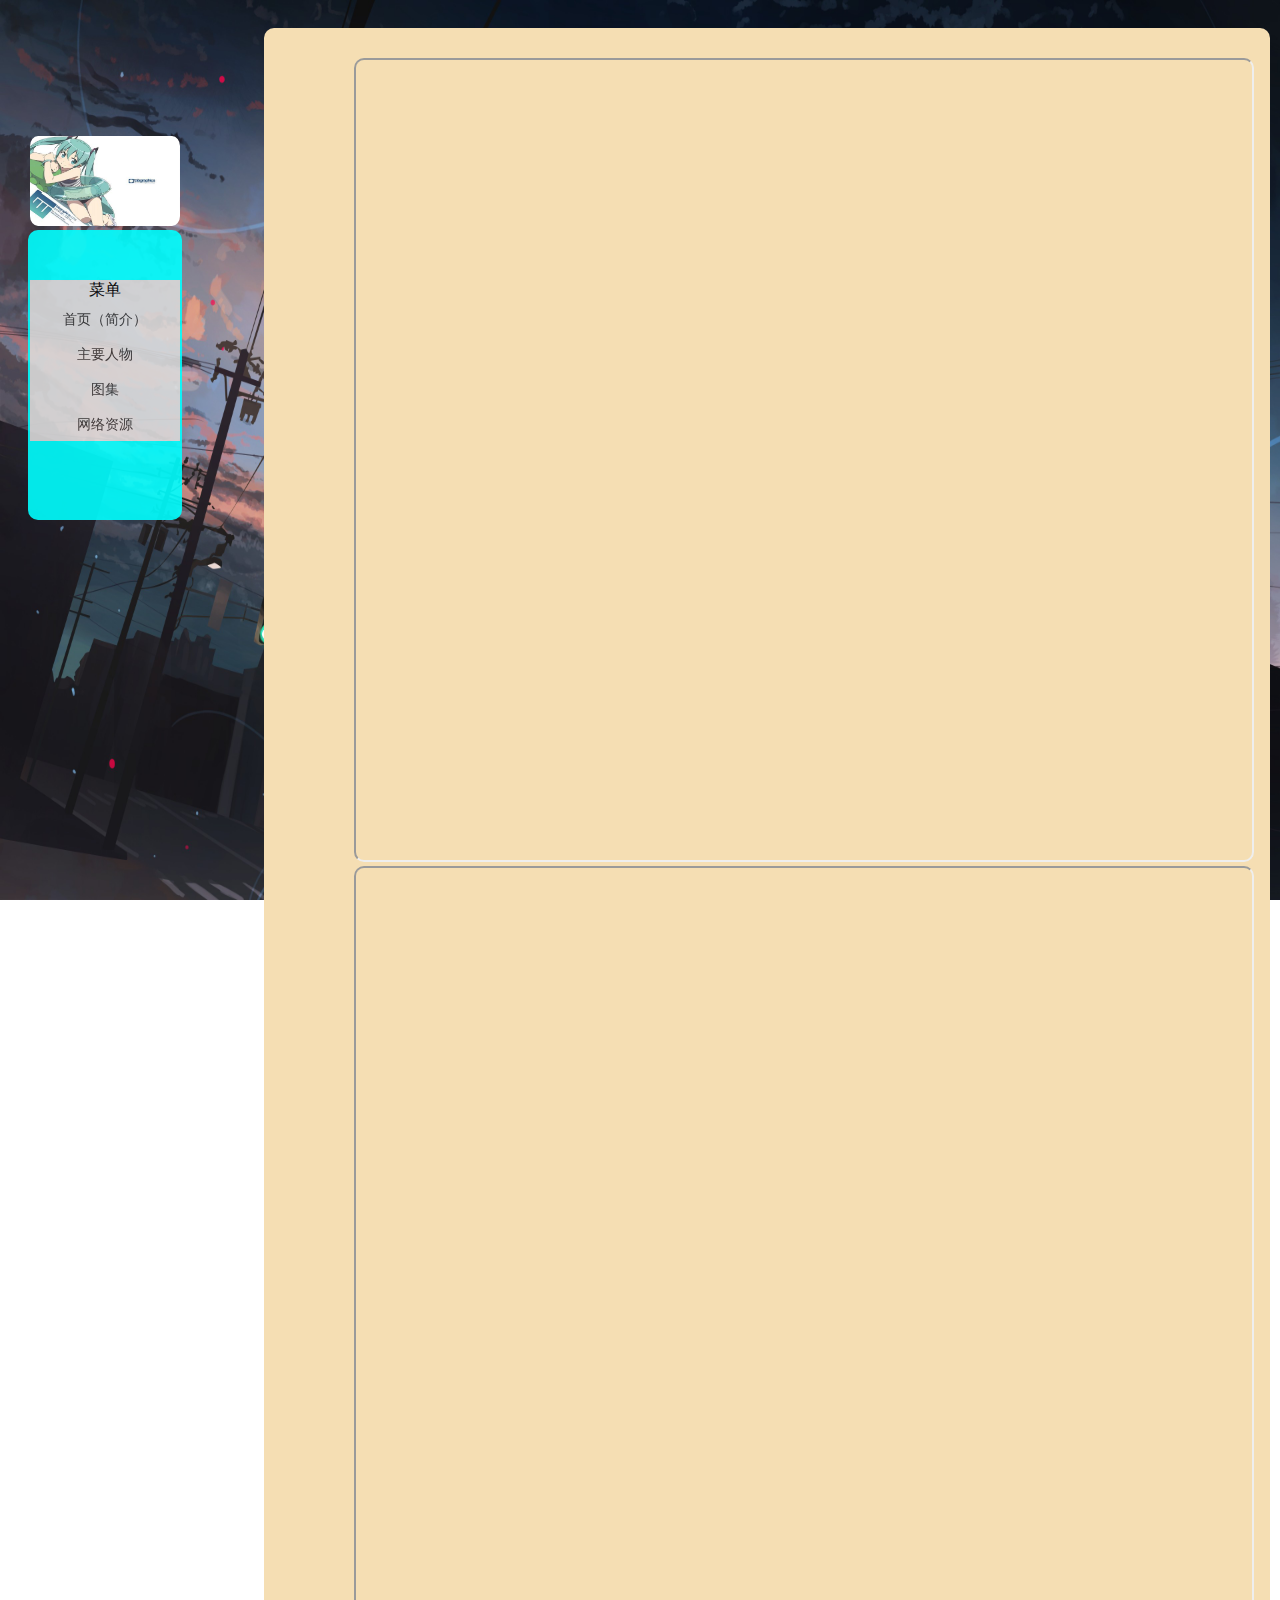
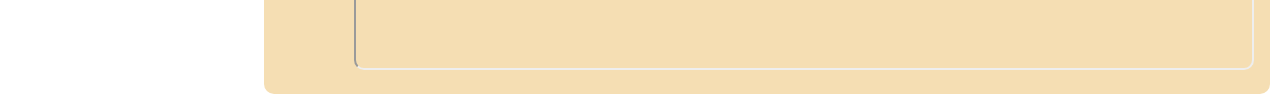
<file: WebProject/fudong.html>
<!doctype html>
<html>
<head>
<meta charset="utf-8">
<title>网络资源</title>
	<style type="text/css">
			body{background-repeat:no-repeat ;background-size:100% 100%; background-attachment: fixed;}
	</style>
	<link type="text/css" rel="stylesheet" href="mystyle.css">
</head>


<body background="image/bgz.jpg">
	<div id="leftmenu">
		<img class="menu" src="image/menu.jpg" alt="">
		<div class="m1">
			<ul  class="nav1" style="list-style:none;"><center>菜单</center>
				<li class="li1"><a href="index.html" title="Home">首页（简介）</a></li>
				<li class="li1"><a href="zyrw.html">主要人物</a>
					<ul class="nav2">
						<li><a href="dollars.html">Dollars</a></li>
						<li><a href="lnxy.html">来良学院</a></li>
						<li><a href="elsr.html">俄罗斯人</a></li>
						<li><a href="lspf.html">蓝色平方</a></li>
						<li><a href="nbl.html">尼布罗</a></li>
						<li><a href="yr.html">艺人</a></li>
					</ul>
				</li>
				<li class="li1"><a href="tuji.html">图集</a></li>
				<li class="li1"><a href="fudong.html">网络资源</a>
					<ul class="nav2">
						<li><a href="https://drrr.com">DRRR论坛</a></li>
						<li><a href="https://search.bilibili.com/bangumi?keyword=%E6%97%A0%E5%A4%B4%E9%AA%91%E5%A3%AB%E5%BC%82%E9%97%BB%E5%BD%95">BILIBILI</a></li>
					</ul>
				</li>
			</ul>
		</div>
	</div>
	
	<div id="cat"><iframe id="catIframe" src="https://zhanyuzhang.github.io/lovely-cat/cat.html" frameborder="0"></iframe></div>
	
	<div class="jianjie">
		<iframe  class="fudong" name="top" src="https://drrr.com" width="100%" height="800px">
		</iframe>
		<br/>
		<iframe class="fudong" name="top" src="https://www.bilibili.com/bangumi/media/md1656/?from=search&seid=9220424623936736437" width="100%" height="800px">
		</iframe>
	</div>
</body>
</html>
</file>
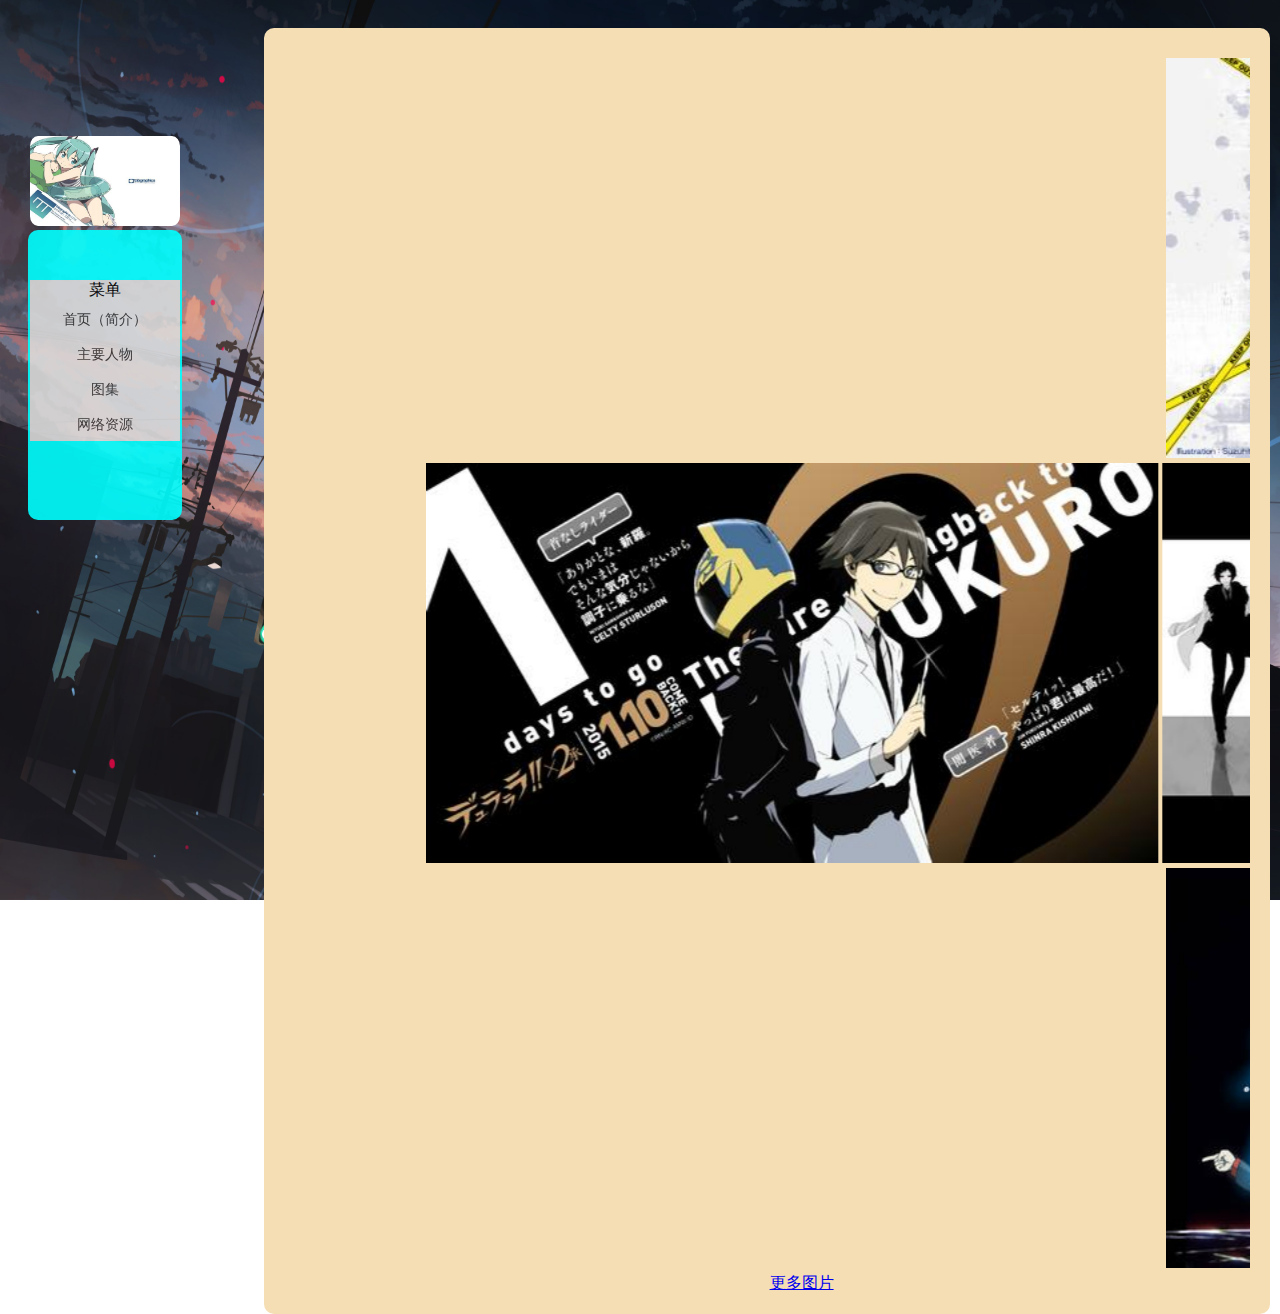
<file: WebProject/tuji.html>
<!doctype html>
<html>
<head>
<meta charset="utf-8">
<title>图集</title>
	<style type="text/css">
			body{background-repeat:no-repeat ;background-size:100% 100%; background-attachment: fixed;}
	</style>
	<link type="text/css" rel="stylesheet" href="mystyle.css">
</head>


<body background="image/bgz.jpg">
	<div id="leftmenu">
		<img class="menu" src="image/menu.jpg" alt="">
		<div class="m1">
			<ul  class="nav1" style="list-style:none;"><center>菜单</center>
				<li class="li1"><a href="index.html" title="Home">首页（简介）</a></li>
				<li class="li1"><a href="zyrw.html">主要人物</a>
					<ul class="nav2">
						<li><a href="dollars.html">Dollars</a></li>
						<li><a href="lnxy.html">来良学院</a></li>
						<li><a href="elsr.html">俄罗斯人</a></li>
						<li><a href="lspf.html">蓝色平方</a></li>
						<li><a href="nbl.html">尼布罗</a></li>
						<li><a href="yr.html">艺人</a></li>
					</ul>
				</li>
				<li class="li1"><a href="tuji.html">图集</a></li>
				<li class="li1"><a href="fudong.html">网络资源</a>
					<ul class="nav2">
						<li><a href="https://drrr.com">DRRR论坛</a></li>
						<li><a href="https://search.bilibili.com/bangumi?keyword=%E6%97%A0%E5%A4%B4%E9%AA%91%E5%A3%AB%E5%BC%82%E9%97%BB%E5%BD%95">BILIBILI</a></li>
					</ul>
				</li>
			</ul>
		</div>
	</div>
	
	<div id="cat"><iframe id="catIframe" src="https://zhanyuzhang.github.io/lovely-cat/cat.html" frameborder="0"></iframe></div>
	
	<div class="jianjie">
		<div class="guandon">
			<marquee scrollamount="10" scrolldelay="20" direction="left" >
			<img class="tu" src="image/tou1.jpg">
			<img class="tu"src="image/tou2.jpg">
			<img class="tu" src="image/tou3.jpg">
			<img class="tu" src="image/tou4.jpg">
			
			</marquee>
		</div>
		<div class="guandon">
			<marquee scrollamount="10" scrolldelay="20" direction="right" >
			<img class="tu" src="image/tou5.jpg">
			<img class="tu" src="image/tou6.jpg">
			<img class="tu" src="image/tou7.jpg">
			<img class="tu" src="image/tou8.jpg">
			
			</marquee>
		</div>
		<div class="guandon">
			<marquee scrollamount="10" scrolldelay="20" direction="left" >
			<img class="tu" src="image/tou9.jpg">
			<img class="tu" src="image/tou10.jpg">
			<img class="tu" src="image/tou11.jpg">
			<img class="tu" src="image/tou12.jpg">
			
			</marquee>
		</div>
		<div><center><a target="_blank" href="https://image.baidu.com/search/index?tn=baiduimage&ipn=r&ct=201326592&cl=2&lm=-1&st=-1&fm=index&fr=&hs=0&xthttps=111111&sf=1&fmq=&pv=&ic=0&nc=1&z=&se=1&showtab=0&fb=0&width=&height=&face=0&istype=2&ie=utf-8&word=drrr">更多图片</a></center></div>
		
	</div>
</body>
</html>
</file>
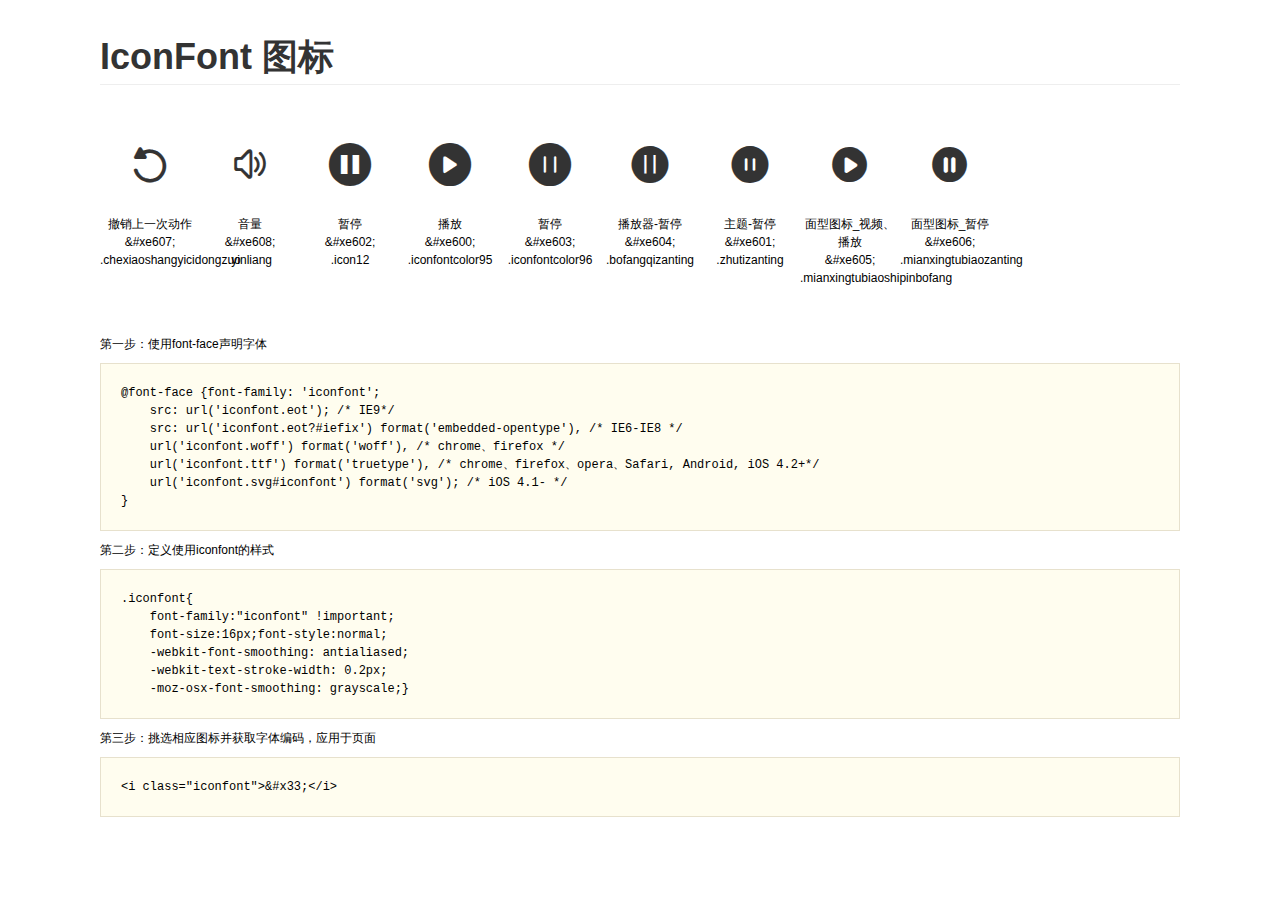
<file: WebProject/iconfont/demo.html>
<!DOCTYPE html>
<html>
<head>
    <meta charset="utf-8"/>
    <title>IconFont</title>
    <link rel="stylesheet" href="demo.css">
    <link rel="stylesheet" href="iconfont.css">
</head>
<body>
    <div class="main">
        <h1>IconFont 图标</h1>
        <ul class="icon_lists clear">
            
                <li>
                <i class="icon iconfont">&#xe607;</i>
                    <div class="name">撤销上一次动作</div>
                    <div class="code">&amp;#xe607;</div>
                    <div class="fontclass">.chexiaoshangyicidongzuo</div>
                </li>
            
                <li>
                <i class="icon iconfont">&#xe608;</i>
                    <div class="name">音量</div>
                    <div class="code">&amp;#xe608;</div>
                    <div class="fontclass">.yinliang</div>
                </li>
            
                <li>
                <i class="icon iconfont">&#xe602;</i>
                    <div class="name">暂停</div>
                    <div class="code">&amp;#xe602;</div>
                    <div class="fontclass">.icon12</div>
                </li>
            
                <li>
                <i class="icon iconfont">&#xe600;</i>
                    <div class="name">播放</div>
                    <div class="code">&amp;#xe600;</div>
                    <div class="fontclass">.iconfontcolor95</div>
                </li>
            
                <li>
                <i class="icon iconfont">&#xe603;</i>
                    <div class="name">暂停</div>
                    <div class="code">&amp;#xe603;</div>
                    <div class="fontclass">.iconfontcolor96</div>
                </li>
            
                <li>
                <i class="icon iconfont">&#xe604;</i>
                    <div class="name">播放器-暂停</div>
                    <div class="code">&amp;#xe604;</div>
                    <div class="fontclass">.bofangqizanting</div>
                </li>
            
                <li>
                <i class="icon iconfont">&#xe601;</i>
                    <div class="name">主题-暂停</div>
                    <div class="code">&amp;#xe601;</div>
                    <div class="fontclass">.zhutizanting</div>
                </li>
            
                <li>
                <i class="icon iconfont">&#xe605;</i>
                    <div class="name">面型图标_视频、播放</div>
                    <div class="code">&amp;#xe605;</div>
                    <div class="fontclass">.mianxingtubiaoshipinbofang</div>
                </li>
            
                <li>
                <i class="icon iconfont">&#xe606;</i>
                    <div class="name">面型图标_暂停</div>
                    <div class="code">&amp;#xe606;</div>
                    <div class="fontclass">.mianxingtubiaozanting</div>
                </li>
            
        </ul>


        <div class="helps">
            第一步：使用font-face声明字体
            <pre>
@font-face {font-family: 'iconfont';
    src: url('iconfont.eot'); /* IE9*/
    src: url('iconfont.eot?#iefix') format('embedded-opentype'), /* IE6-IE8 */
    url('iconfont.woff') format('woff'), /* chrome、firefox */
    url('iconfont.ttf') format('truetype'), /* chrome、firefox、opera、Safari, Android, iOS 4.2+*/
    url('iconfont.svg#iconfont') format('svg'); /* iOS 4.1- */
}
</pre>
第二步：定义使用iconfont的样式
            <pre>
.iconfont{
    font-family:"iconfont" !important;
    font-size:16px;font-style:normal;
    -webkit-font-smoothing: antialiased;
    -webkit-text-stroke-width: 0.2px;
    -moz-osx-font-smoothing: grayscale;}
</pre>
第三步：挑选相应图标并获取字体编码，应用于页面
<pre>
&lt;i class="iconfont"&gt;&amp;#x33;&lt;/i&gt;
</pre>
        </div>

    </div>
</body>
</html>
</file>
<file: WebProject/mystyle.css>
/* CSS Document */
#catIframe {position: fixed; width: 400px; padding: 50px 0; margin-left: 1000px; margin-top: 600px; z-index: 99;}

body,html{
	width: 100%;
	height: 100%;
}

ul{
	list-style: none;
}

div #cat{
	width: 200px;
	height: 200px;
}
.m1,img.menu,#leftmenu,.right,.zhutu,.fudong{
	border-radius: 10px;
}

#leftmenu{
	width: 150px;
	height: 300px;
	float: left;
	margin-top: 10%;
	margin-left:20px;
	position: fixed;
	z-index: 90;
}

img.menu{
	width: 100%;
	height: 30%;
	padding: 0 2px 0 2px;
}

.m1{
	width: 100%;
	height: 80%;
	background-color: aqua;
	padding:50px 2px 0 2px;
	filter: alpha(Opacity=90);
	-moz-opacity:0.9;
	opacity: 0.9;

}

.m1 ul a{font-family: '微软雅黑';font-size: 14px;color: #333;text-decoration: none;}
.m1 ul a:hover{color: #000;text-decoration: none;}
.m1 ul li{width: 100%;height: 35px; line-height: 35px;text-align: center;position: relative;}
.m1 ul li:hover{background: #c1c1c1;}
.m1 ul{width: 100%; height: auto; margin: 0; padding: 0; position: absolute;background: #DADADA;list-style: none;}
.m1 .nav1{position: relative!important;}
.m1 ul.nav2{left: 100%;top: 0;display: none;}
.m1 .nav1 .li1:hover ul.nav2{display: block;background: #c1c1c1;}

.zhong{
	width: 55%;
	height: 1300px;
	background-color: wheat;
	margin: 20px 0 20px 18%;
	border-radius: 10px;
	padding: 20px 20px 20px 20px;
	float: left;
}
.ztu{
	text-indent: 2em;
}

.zhutu{
	width: 80%;
	height: 25%;
	background-image: url("image/tou.jpg");
	background-size: contain;
}

.right{
	float: right;
	width: 300px;
	height: 400px;
	background-color: aqua;
	margin-top: 12%;
	margin-left: 80%;
	position: fixed;
	filter: alpha(Opacity=90);
	-moz-opacity:0.9;
	opacity: 0.9;
}

.jianjie{
	width: 70%;
	height:auto; overflow:hidden;
	min-height: 800px;
	background-color: wheat;
	margin: 20px 0 20px 20%;
	border-radius: 10px;
	padding: 30px 20px 20px 7%;
	float: left;
}

.title-text{
	font: 12px/1.5 arial,'\5b8b\4f53',sans-serif;
	line-height: 20px;
	font-family: Microsoft YaHei,SimHei,Verdana;
	margin: 0;
	padding: 0;
	color: mediumvioletred;
	font-size: 20px;
	font-weight: 400;
}

.guandon{
	text-align: center;
    height: 400px;
	background-size: contain;
	border-radius: 10px;
	margin-bottom: 5px;
}
.guandon .tu{
	height: 400px;
	background-size: cover;
}
</file>
<file: WebProject/iconfont/iconfont.css>
@font-face {font-family: "iconfont";
  src: url('iconfont.eot'); /* IE9*/
  src: url('iconfont.eot?#iefix') format('embedded-opentype'), /* IE6-IE8 */
  url('iconfont.woff') format('woff'), /* chrome、firefox */
  url('iconfont.ttf') format('truetype'), /* chrome、firefox、opera、Safari, Android, iOS 4.2+*/
  url('iconfont.svg#iconfont') format('svg'); /* iOS 4.1- */
}

.iconfont {
  font-family:"iconfont" !important;
  font-size:16px;
  font-style:normal;
  -webkit-font-smoothing: antialiased;
  -webkit-text-stroke-width: 0.2px;
  -moz-osx-font-smoothing: grayscale;
}
.icon-chexiaoshangyicidongzuo:before { content: "\e607"; }
.icon-yinliang:before { content: "\e608"; }
.icon-icon12:before { content: "\e602"; }
.icon-iconfontcolor95:before { content: "\e600"; }
.icon-iconfontcolor96:before { content: "\e603"; }
.icon-bofangqizanting:before { content: "\e604"; }
.icon-zhutizanting:before { content: "\e601"; }
.icon-mianxingtubiaoshipinbofang:before { content: "\e605"; }
.icon-mianxingtubiaozanting:before { content: "\e606"; }
</file>
<file: WebProject/iconfont/demo.css>
*{margin: 0;padding: 0;list-style: none;}
/*
KISSY CSS Reset
理念：1. reset 的目的不是清除浏览器的默认样式，这仅是部分工作。清除和重置是紧密不可分的。
2. reset 的目的不是让默认样式在所有浏览器下一致，而是减少默认样式有可能带来的问题。
3. reset 期望提供一套普适通用的基础样式。但没有银弹，推荐根据具体需求，裁剪和修改后再使用。
特色：1. 适应中文；2. 基于最新主流浏览器。
维护：玉伯<lifesinger@gmail.com>, 正淳<ragecarrier@gmail.com>
 */

/** 清除内外边距 **/
body, h1, h2, h3, h4, h5, h6, hr, p, blockquote, /* structural elements 结构元素 */
dl, dt, dd, ul, ol, li, /* list elements 列表元素 */
pre, /* text formatting elements 文本格式元素 */
form, fieldset, legend, button, input, textarea, /* form elements 表单元素 */
th, td /* table elements 表格元素 */ {
  margin: 0;
  padding: 0;
}

/** 设置默认字体 **/
body,
button, input, select, textarea /* for ie */ {
  font: 12px/1.5 tahoma, arial, \5b8b\4f53, sans-serif;
}
h1, h2, h3, h4, h5, h6 { font-size: 100%; }
address, cite, dfn, em, var { font-style: normal; } /* 将斜体扶正 */
code, kbd, pre, samp { font-family: courier new, courier, monospace; } /* 统一等宽字体 */
small { font-size: 12px; } /* 小于 12px 的中文很难阅读，让 small 正常化 */

/** 重置列表元素 **/
ul, ol { list-style: none; }

/** 重置文本格式元素 **/
a { text-decoration: none; }
a:hover { text-decoration: underline; }


/** 重置表单元素 **/
legend { color: #000; } /* for ie6 */
fieldset, img { border: 0; } /* img 搭车：让链接里的 img 无边框 */
button, input, select, textarea { font-size: 100%; } /* 使得表单元素在 ie 下能继承字体大小 */
/* 注：optgroup 无法扶正 */

/** 重置表格元素 **/
table { border-collapse: collapse; border-spacing: 0; }

/* 清除浮动 */
.ks-clear:after, .clear:after {
  content: '\20';
  display: block;
  height: 0;
  clear: both;
}
.ks-clear, .clear {
  *zoom: 1;
}

.main {padding: 30px 100px;}
.main h1{font-size:36px; color:#333; text-align:left;margin-bottom:30px; border-bottom: 1px solid #eee;}

.helps{margin-top:40px;}
.helps pre{
  padding:20px;
  margin:10px 0;
  border:solid 1px #e7e1cd;
  background-color: #fffdef;
  overflow: auto;
}

.icon_lists li{
  float:left;
  width: 100px;
  height:180px;
  text-align: center;
}
.icon_lists .icon{
  font-size: 42px;
  line-height: 100px;
  margin: 10px 0;
  color:#333;
  -webkit-transition: font-size 0.25s ease-out 0s;
  -moz-transition: font-size 0.25s ease-out 0s;
  transition: font-size 0.25s ease-out 0s;

}
.icon_lists .icon:hover{
  font-size: 100px;
}
</file>
